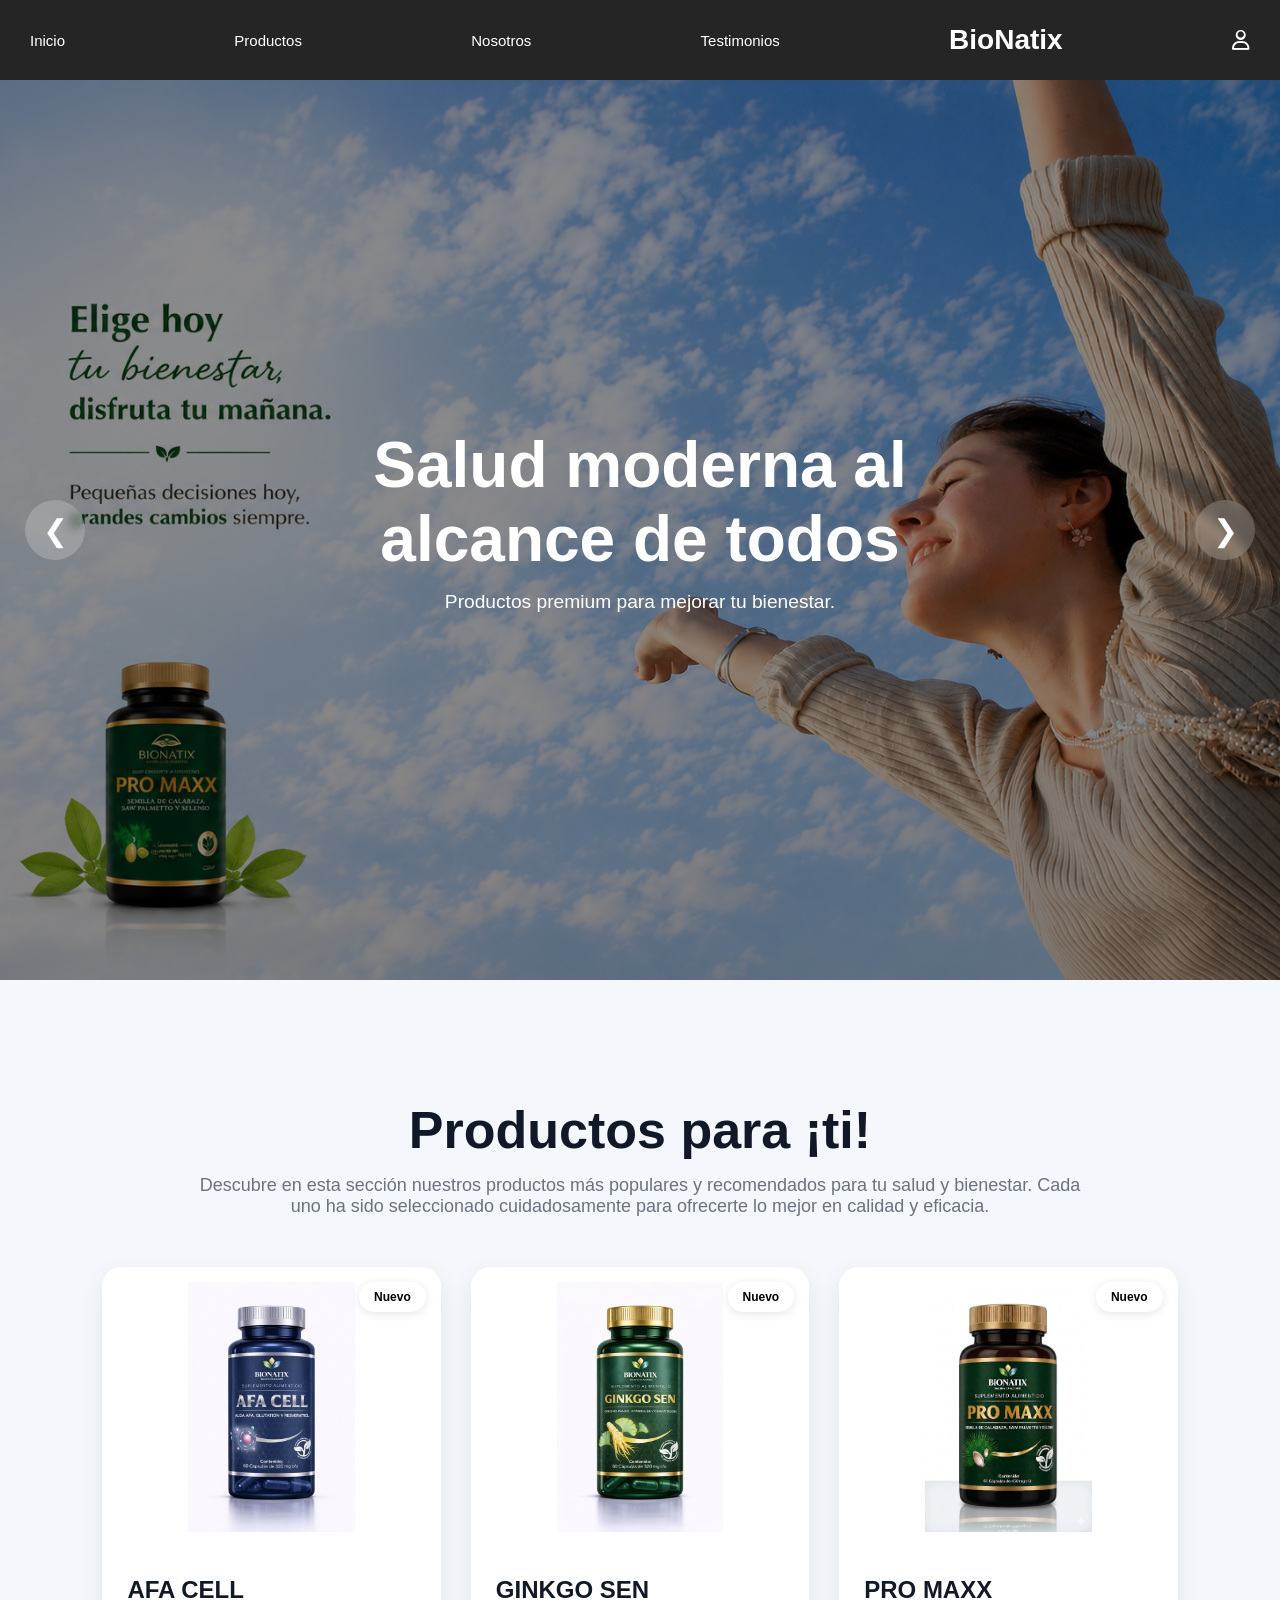
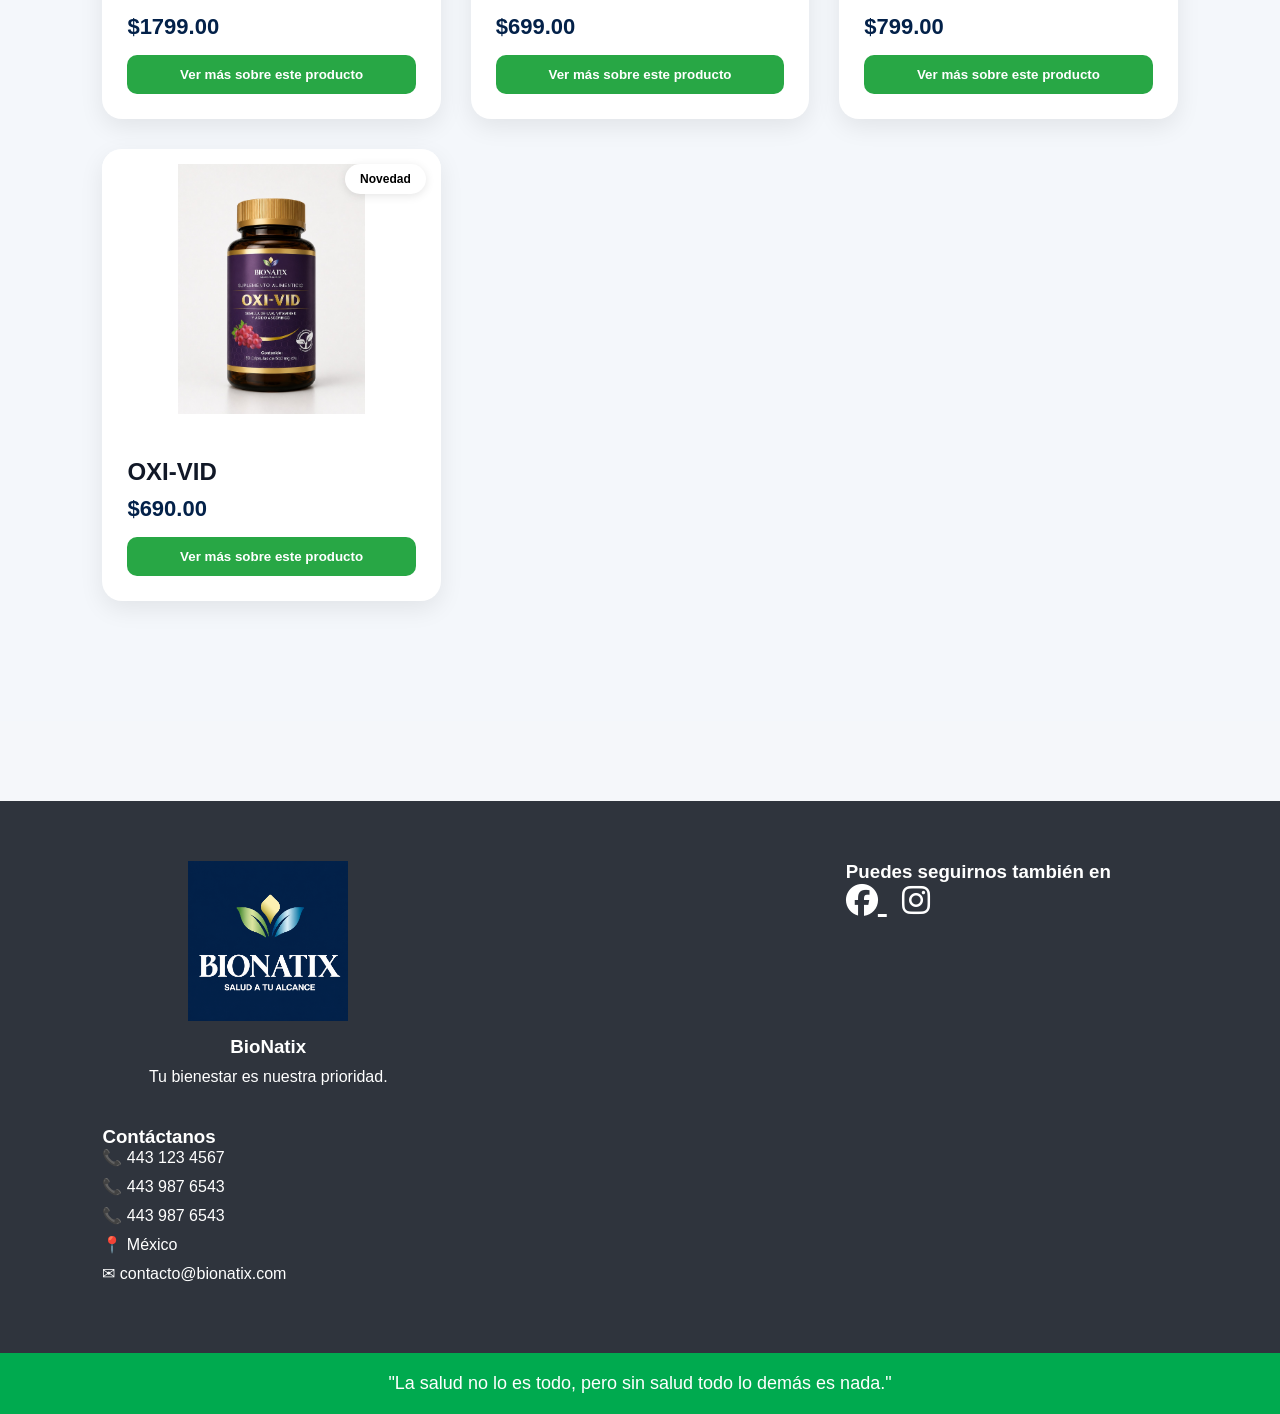
<file: index.html>
<!DOCTYPE html>
<html lang="es">
<head>
<meta name="format-detection" content="telephone=no,email=no,address=no">
  <meta charset="UTF-8">
  <meta name="viewport" content="width=device-width, initial-scale=1.0">

  <title>BioNatix</title>

  <link rel="stylesheet" href="style.css">

  <!-- ICONOS -->
  <link rel="stylesheet"
  href="https://cdnjs.cloudflare.com/ajax/libs/font-awesome/6.5.1/css/all.min.css"/>

  <!-- FUENTE -->
  <link rel="preconnect" href="https://fonts.googleapis.com">
  <link href="https://fonts.googleapis.com/css2?family=Poppins:wght@300;400;500;600;700&display=swap" rel="stylesheet">

</head>

<body>

  <!-- NAVBAR -->

  <header class="navbar">

<div class="left-nav">
            <a href="index.html">Inicio</a>
        </div>


<div class="left-nav">

          <a href="productos.html">Productos</a>
        </div>

<div class="left-nav">
            <a href="nosotros.html">Nosotros</a>
        </div>

<div class="left-nav">
            <a href="testimonios.html">Testimonios</a>  
        </div>


      <div class="center-nav">
          <h1>BioNatix</h1>
      </div>

      <div class="right-nav">
          <i class="fa-regular fa-user"></i>
      </div>

      <!-- FIN NAVBAR -->


  </header>


  <!-- HERO -->

<section class="hero">

<div class="slide active">
    <picture>
        <source media="(max-width:768px)" srcset="imgs/banner1-mobile.png">
        <img src="imgs/banner1.png" alt="Banner 1">
    </picture>
</div>

    <div class="slide">
    <picture>
        <source media="(max-width:768px)" srcset="imgs/banner2-mobile.png">
        <img src="imgs/banner2.png" alt="Banner 2">
    </picture>
</div>

<div class="slide">
    <picture>
        <source media="(max-width:768px)" srcset="imgs/banner3-mobile.png">
        <img src="imgs/banner3.png" alt="Banner 3">
    </picture>
</div>

<div class="slide">
    <picture>
        <source media="(max-width:768px)" srcset="imgs/banner4-mobile.png">
        <img src="imgs/banner4.png" alt="Banner 4">
    </picture>
</div>

<!-- BOTONES DEL SLIDER -->
<button class="slider-btn prev">&#10094;</button>
<button class="slider-btn next">&#10095;</button>

    <div class="hero-overlay"></div>

    <div class="hero-content">

        

        <h2>
            Salud moderna al alcance de todos
        </h2>

        <p>
            Productos premium para mejorar tu bienestar.
        </p>



    </div>

</section>

 <section class="products" id="productos">

    <div class="title-section">
        <h2>Productos para ¡ti!</h2>
        <p>
            Descubre en esta sección nuestros productos más populares y recomendados
            para tu salud y bienestar. Cada uno ha sido seleccionado cuidadosamente
            para ofrecerte lo mejor en calidad y eficacia.
        </p>
    </div>

    <div class="products-grid">

        <!-- PRODUCTO 1 -->
        <div class="product-card">

            <span class="badge">Nuevo</span>

            <img src="imgs/afacell.jpeg" alt="AFA CELL">

            <div class="product-info">

                <h3>AFA CELL</h3>

                <p class="price">$1799.00</p>

                <div class="botones-producto">

                    <a href="productos.html">
                        <button class="btn-comprar">
                            Ver más sobre este producto
                        </button>
                    </a>

                </div>

            </div>

        </div>

        <!-- PRODUCTO 2 -->
        <div class="product-card">

            <span class="badge">Nuevo</span>

            <img src="imgs/ginkgo sen.jpeg" alt="GINKGO SEN">

            <div class="product-info">

                <h3>GINKGO SEN</h3>

                <p class="price">$699.00</p>

                <div class="botones-producto">

                    <a href="productos.html">
                        <button class="btn-comprar">
                            Ver más sobre este producto
                        </button>
                    </a>

                </div>

            </div>

        </div>

        <!-- PRODUCTO 3 -->
        <div class="product-card">

            <span class="badge">Nuevo</span>

            <img src="imgs/pro.maxx.png" alt="PRO MAXX">

            <div class="product-info">

                <h3>PRO MAXX</h3>

                <p class="price">$799.00</p>

                <div class="botones-producto">

                    <a href="productos.html">
                        <button class="btn-comprar">
                            Ver más sobre este producto
                        </button>
                    </a>

                </div>

            </div>

        </div>

        <!-- PRODUCTO 4 -->
        <div class="product-card">

            <span class="badge">Novedad</span>

            <img src="imgs/OXI-VID.jpeg" alt="OXI-VID">

            <div class="product-info">

                <h3>OXI-VID</h3>

                <p class="price">$690.00</p>

                <div class="botones-producto">

                    <a href="productos.html">
                        <button class="btn-comprar">
                            Ver más sobre este producto
                        </button>
                    </a>

                </div>

            </div>

        </div>

    </div>

</section>

<script src="script.js"></script>



<footer class="footer">

    <div class="footer-contenedor">

        <div class="footer-logo">

            <img src="imgs/bionatixorig.png" alt="BioNatix">

            <h3>BioNatix</h3>

            <p>
                Tu bienestar es nuestra prioridad.
            </p>

        </div>

        <div class="footer-links">

        </div>

        <div class="footer-redes">

            <h3>Puedes seguirnos también en</h3>

            <a href="#">
                <i class="fa-brands fa-facebook"></i>
            </a>

            <a href="#">
                <i class="fa-brands fa-instagram"></i>
            </a>

        </div>

        <div class="footer-contacto">

            <h3>Contáctanos</h3>

            <p>📞 443 123 4567</p>

            <p>📞 443 987 6543</p>

            <p>📞 443 987 6543</p>

            <p>📍 México</p>

            <p>✉ contacto@bionatix.com</p>

        </div>

    </div>

    <div class="footer-frase">

        <p>
            "La salud no lo es todo, pero sin salud todo lo demás es nada."
        </p>

    </div>

</footer>


</body>
</html>
</file>
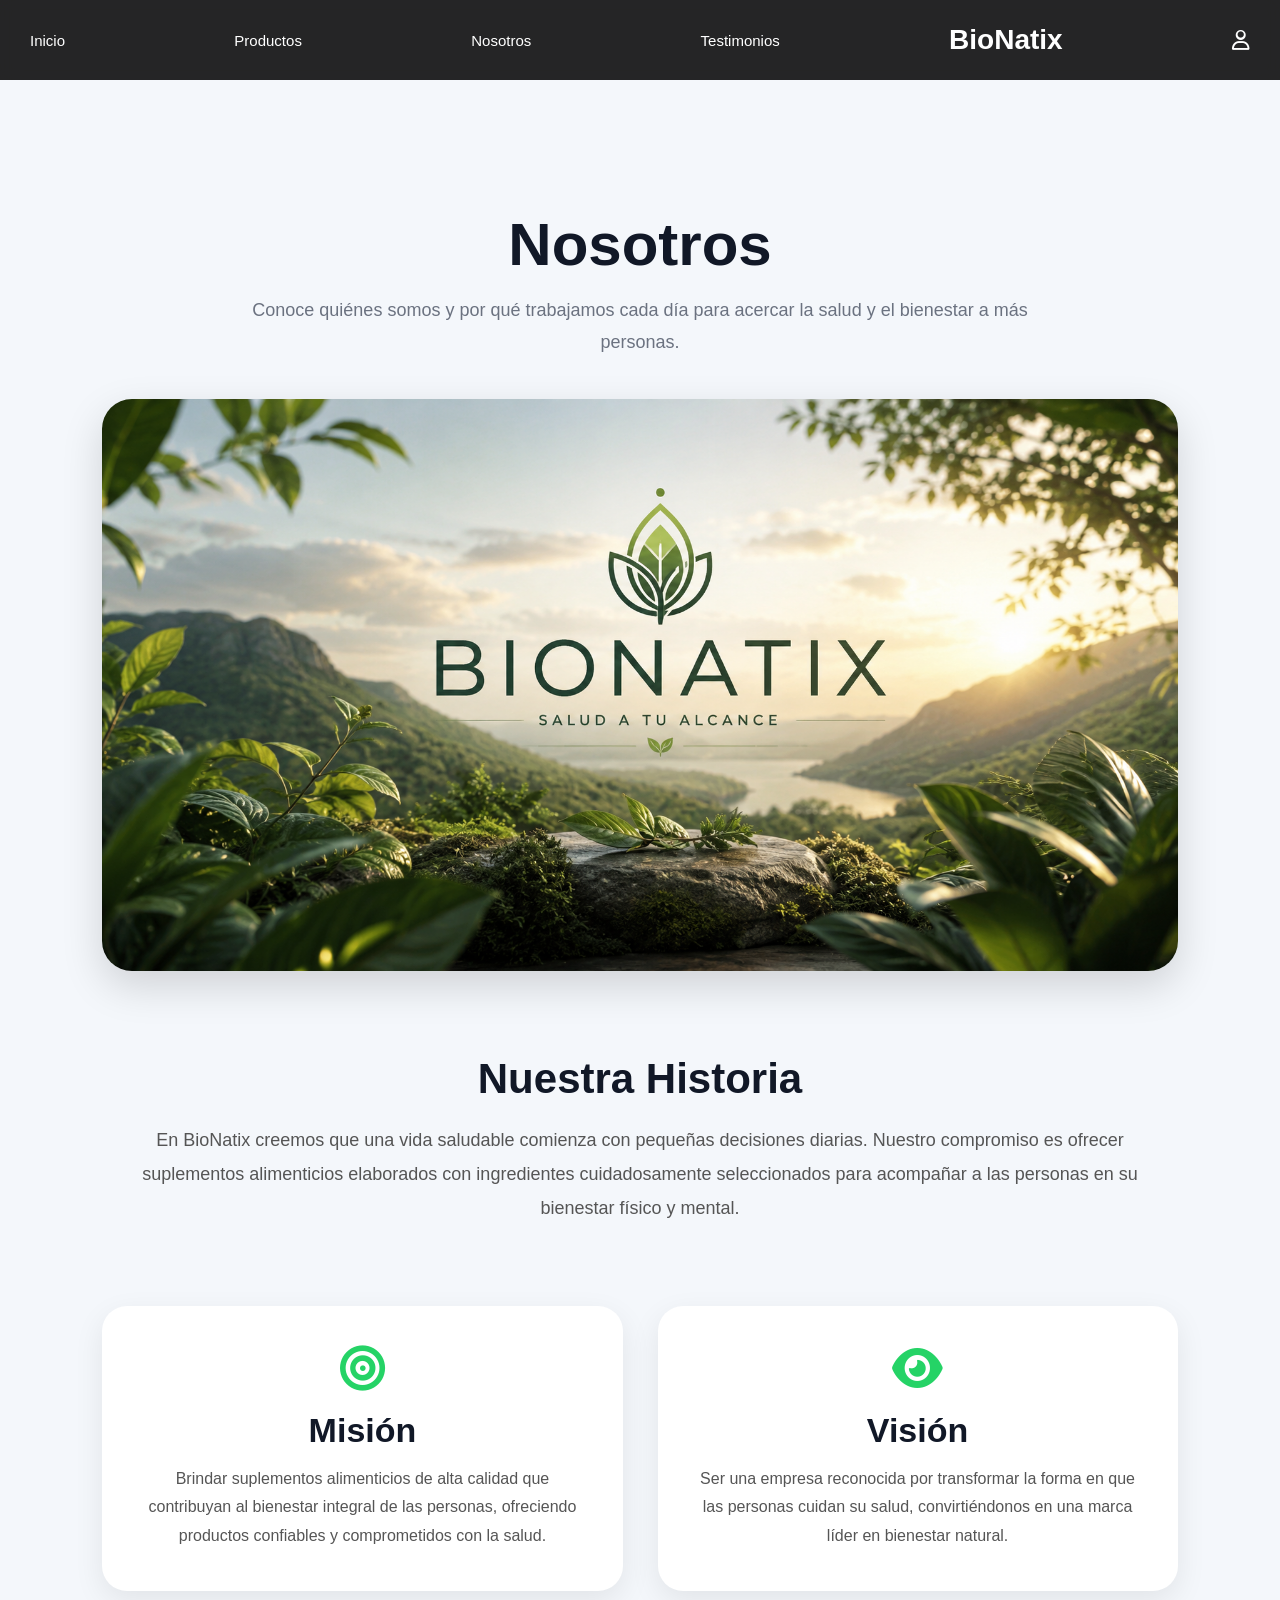
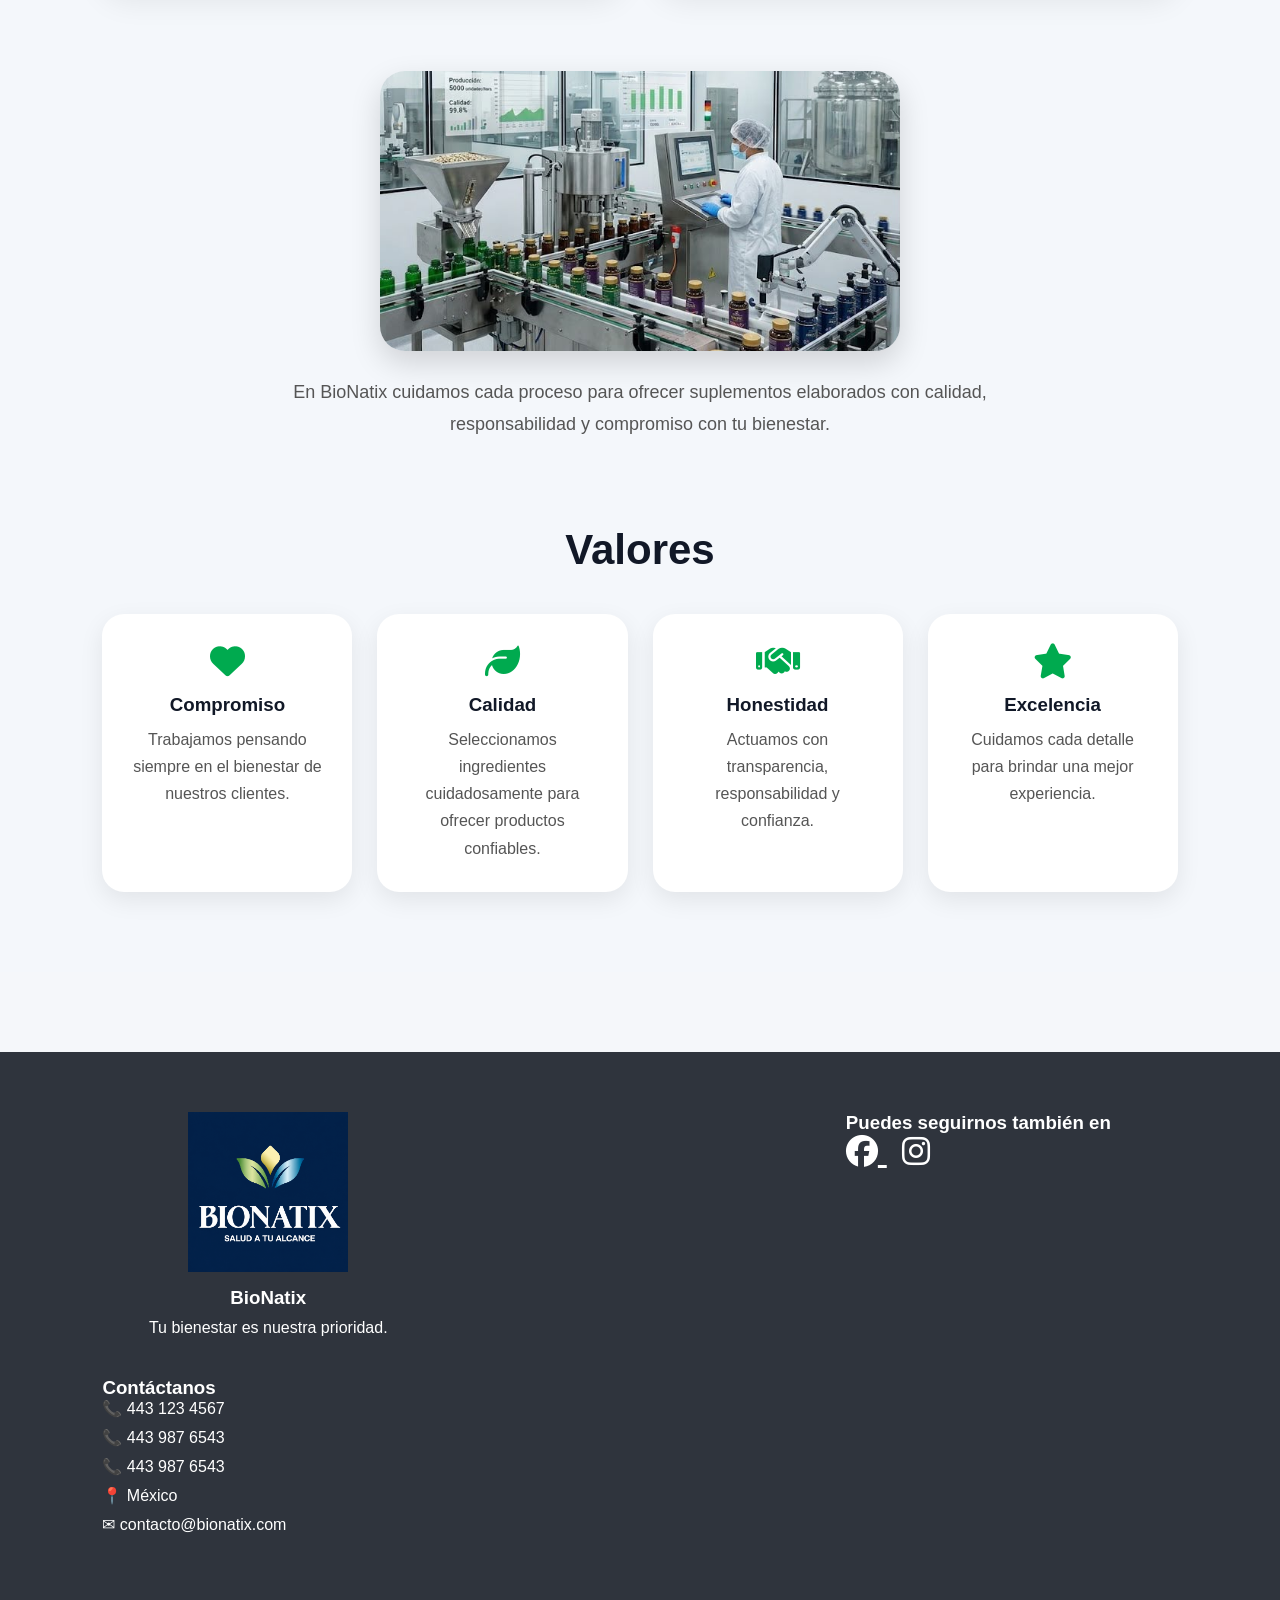
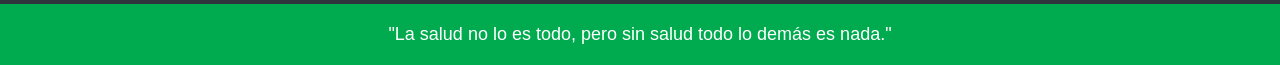
<file: nosotros.html>
<!DOCTYPE html>
<html lang="es">
<head>
    <meta name="format-detection" content="telephone=no,email=no,address=no">

  <meta charset="UTF-8">
  <meta name="viewport" content="width=device-width, initial-scale=1.0">

  <title>Nosotros - BioNatix</title>

  <link rel="stylesheet" href="style.css">

  <!-- ICONOS -->
  <link rel="stylesheet"
  href="https://cdnjs.cloudflare.com/ajax/libs/font-awesome/6.5.1/css/all.min.css"/>

  <!-- FUENTE -->
  <link rel="preconnect" href="https://fonts.googleapis.com">
  <link href="https://fonts.googleapis.com/css2?family=Poppins:wght@300;400;500;600;700&display=swap" rel="stylesheet">

</head>


  <!-- NAVBAR -->

  <header class="navbar">


<div class="left-nav">
            <a href="index.html">Inicio</a>
        </div>


<div class="left-nav">

          <a href="productos.html">Productos</a>
        </div>

<div class="left-nav">
            <a href="nosotros.html">Nosotros</a>
        </div>

<div class="left-nav">
            <a href="testimonios.html">Testimonios</a>  
        </div>


      <div class="center-nav">
          <h1>BioNatix</h1>
      </div>

      <div class="right-nav">
          <i class="fa-regular fa-user"></i>
      </div>

      <!-- FIN NAVBAR -->

</header>







<main class="nosotros-page">

    <section class="nosotros-hero">
        <h1>Nosotros</h1>
        <p>
            Conoce quiénes somos y por qué trabajamos cada día
            para acercar la salud y el bienestar a más personas.
        </p>

        <img src="imgs/bionatixnosotros.png" alt="BioNatix Nosotros">
    </section>

    <section class="historia">
        <h2>Nuestra Historia</h2>
        <p>
            En BioNatix creemos que una vida saludable comienza con pequeñas
            decisiones diarias. Nuestro compromiso es ofrecer suplementos
            alimenticios elaborados con ingredientes cuidadosamente seleccionados
            para acompañar a las personas en su bienestar físico y mental.
        </p>
    </section>

    <section class="mision-vision">

        <div class="info-card">
            <i class="fa-solid fa-bullseye"></i>
            <h2>Misión</h2>
            <p>
                Brindar suplementos alimenticios de alta calidad que contribuyan
                al bienestar integral de las personas, ofreciendo productos
                confiables y comprometidos con la salud.
            </p>
        </div>

        <div class="info-card">
            <i class="fa-solid fa-eye"></i>
            <h2>Visión</h2>
            <p>
                Ser una empresa reconocida por transformar la forma en que las
                personas cuidan su salud, convirtiéndonos en una marca líder
                en bienestar natural.
            </p>
        </div>


    </section>

    <section class="laboratorio">
    <img src="imgs/labbionatix.jpeg" alt="Laboratorio BioNatix">

    <p>
        En BioNatix cuidamos cada proceso para ofrecer suplementos elaborados
        con calidad, responsabilidad y compromiso con tu bienestar.
    </p>
</section>

    <section class="valores">
        <h2>Valores</h2>

        <div class="valores-grid">

            <div class="valor-card">
                <i class="fa-solid fa-heart"></i>
                <h3>Compromiso</h3>
                <p>Trabajamos pensando siempre en el bienestar de nuestros clientes.</p>
            </div>

            <div class="valor-card">
                <i class="fa-solid fa-leaf"></i>
                <h3>Calidad</h3>
                <p>Seleccionamos ingredientes cuidadosamente para ofrecer productos confiables.</p>
            </div>

            <div class="valor-card">
                <i class="fa-solid fa-handshake"></i>
                <h3>Honestidad</h3>
                <p>Actuamos con transparencia, responsabilidad y confianza.</p>
            </div>

            <div class="valor-card">
                <i class="fa-solid fa-star"></i>
                <h3>Excelencia</h3>
                <p>Cuidamos cada detalle para brindar una mejor experiencia.</p>
            </div>

        </div>
    </section>

</main>

</body>
</html>








<footer class="footer">

    <div class="footer-contenedor">

        <div class="footer-logo">

            <img src="imgs/bionatixorig.png" alt="BioNatix">

            <h3>BioNatix</h3>

            <p>
                Tu bienestar es nuestra prioridad.
            </p>

        </div>

        <div class="footer-links">

        </div>

        <div class="footer-redes">

            <h3>Puedes seguirnos también en</h3>

            <a href="#">
                <i class="fa-brands fa-facebook"></i>
            </a>

            <a href="#">
                <i class="fa-brands fa-instagram"></i>
            </a>

        </div>

        <div class="footer-contacto">

            <h3>Contáctanos</h3>

            <p>📞 443 123 4567</p>

            <p>📞 443 987 6543</p>

            <p>📞 443 987 6543</p>

            <p>📍 México</p>

            <p>✉ contacto@bionatix.com</p>

        </div>

    </div>

    <div class="footer-frase">

        <p>
            "La salud no lo es todo, pero sin salud todo lo demás es nada."
        </p>

    </div>

</footer>


</body>
</html>
</file>
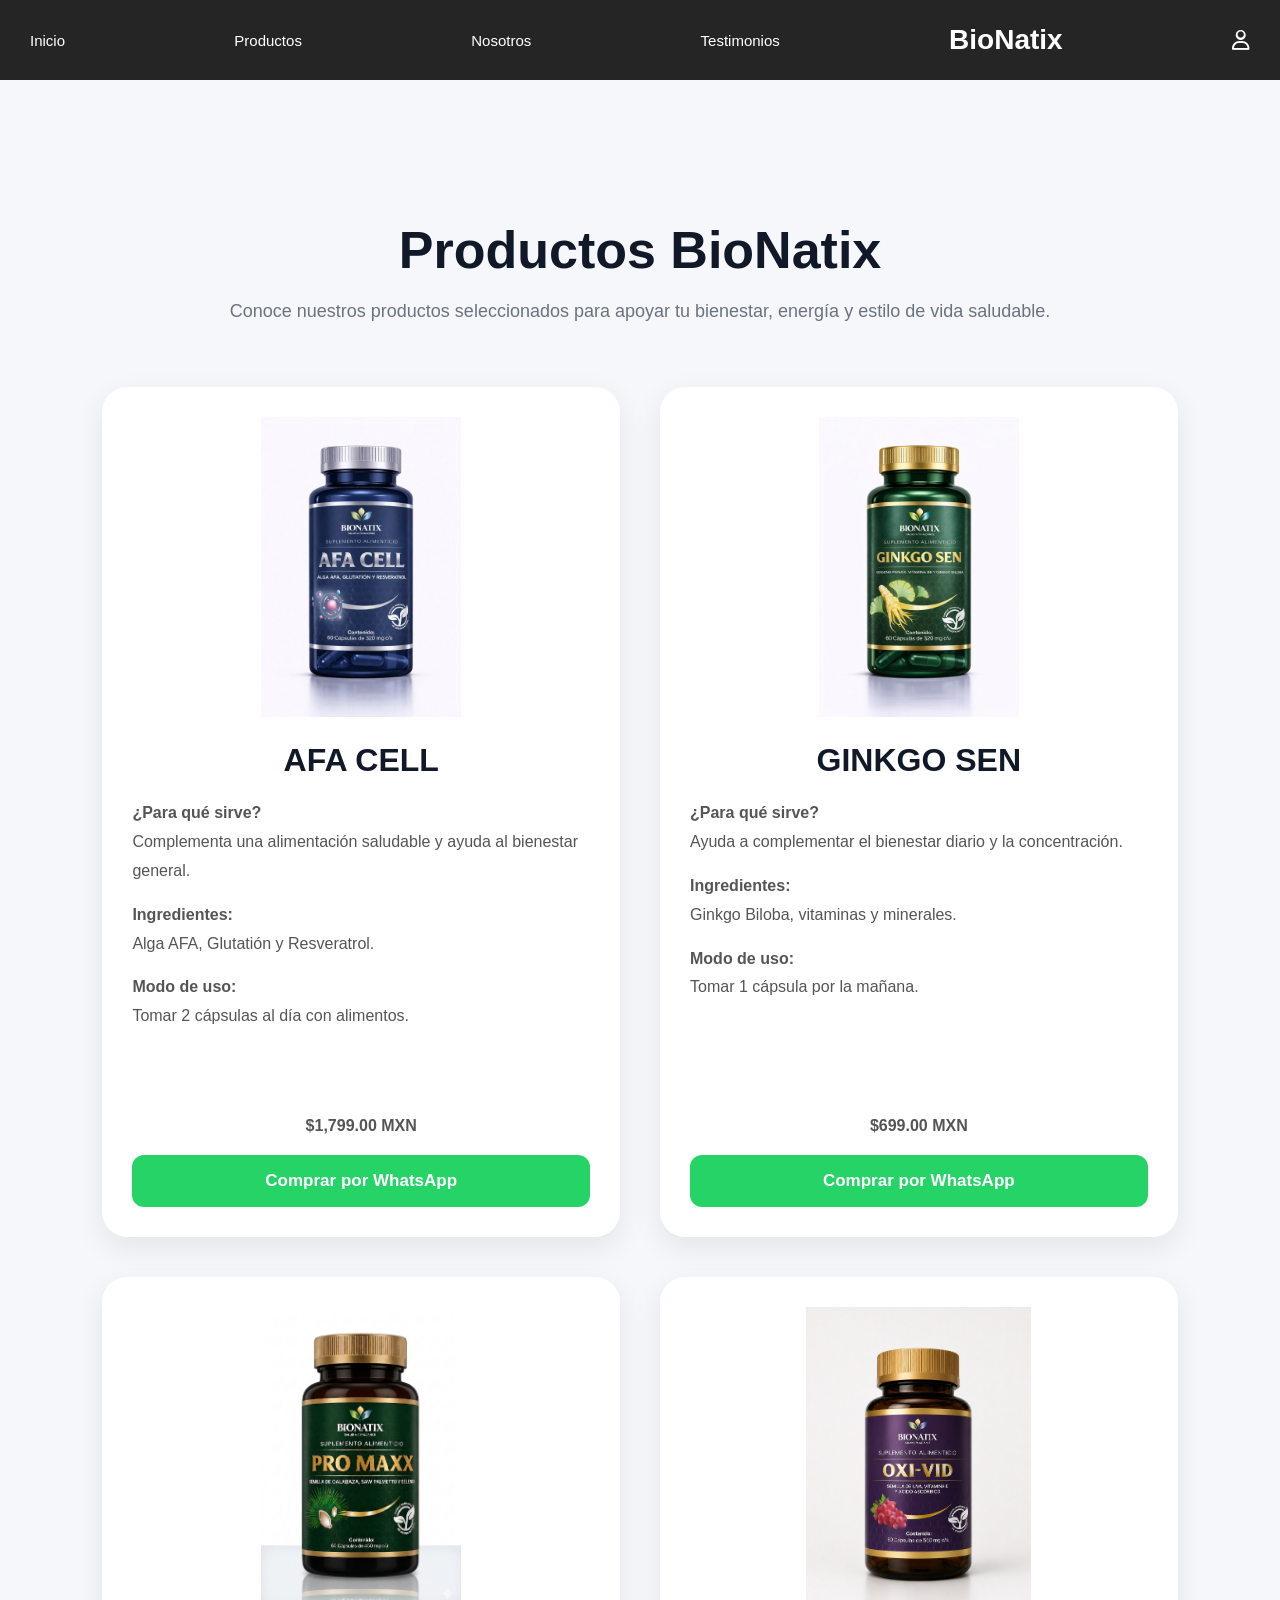
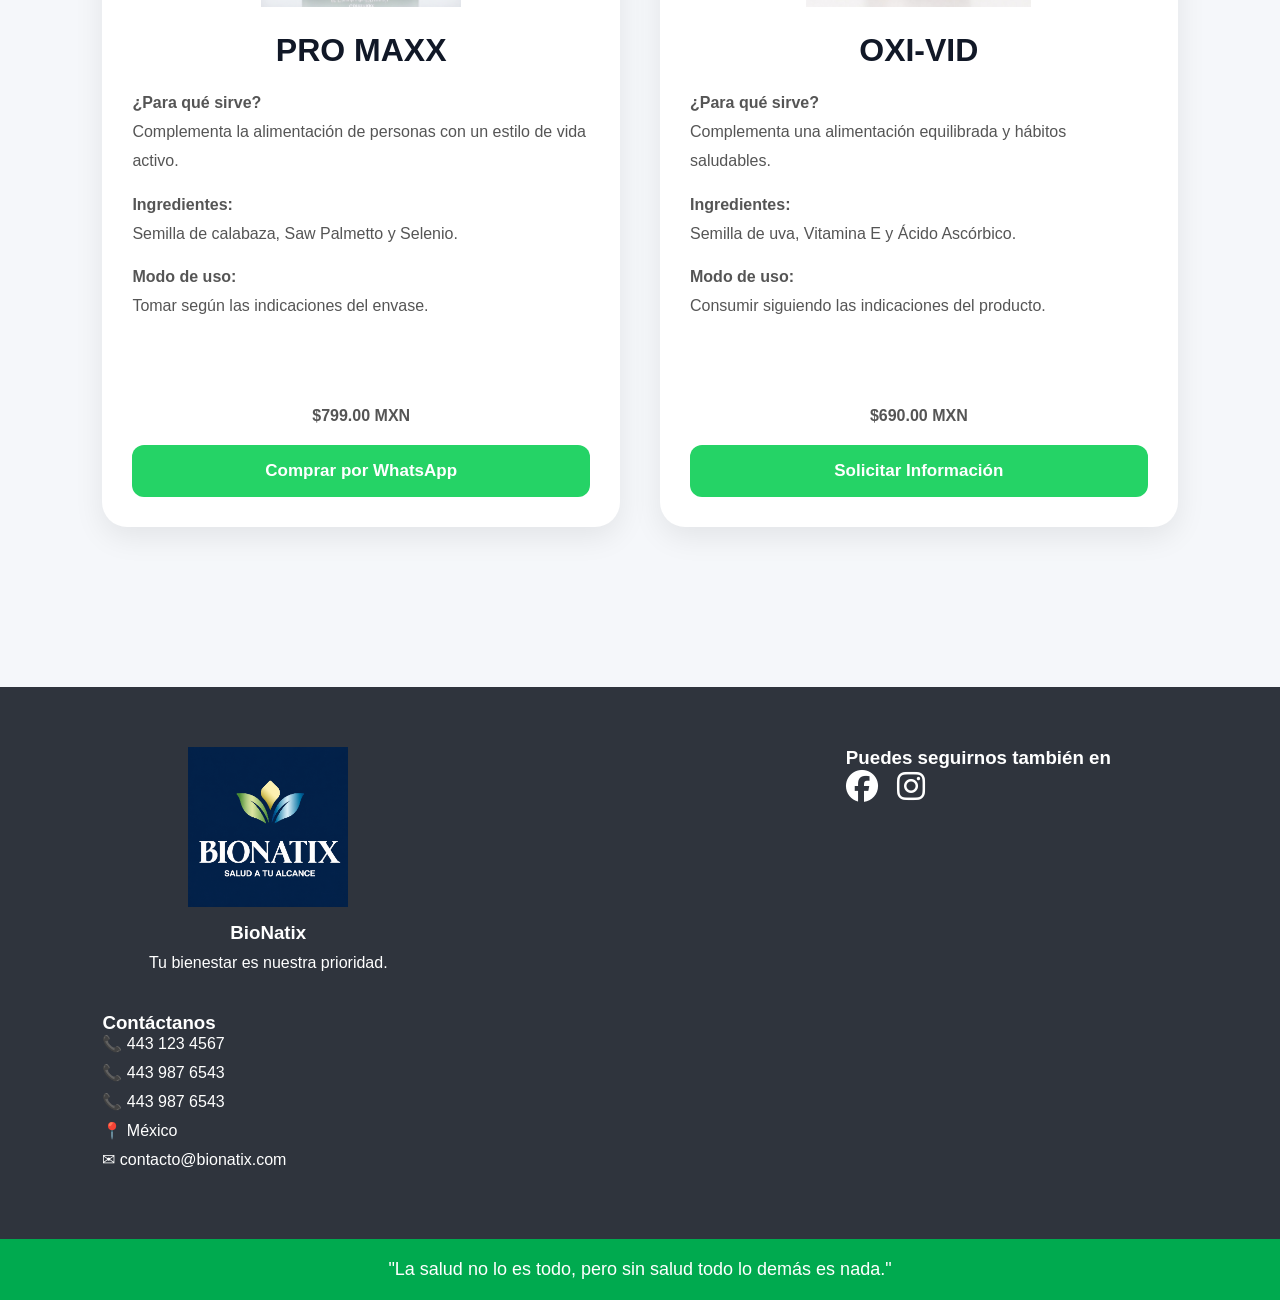
<file: productos.html>
<!DOCTYPE html>
<html lang="es">
<head>
    <meta name="format-detection" content="telephone=no,email=no,address=no">
    <meta charset="UTF-8">
    <meta name="viewport" content="width=device-width, initial-scale=1.0">
    <title>Productos - BioNatix</title>

    <link rel="stylesheet" href="style.css">

    <link rel="stylesheet"
    href="https://cdnjs.cloudflare.com/ajax/libs/font-awesome/6.5.1/css/all.min.css"/>

    <link rel="preconnect" href="https://fonts.googleapis.com">
    <link href="https://fonts.googleapis.com/css2?family=Poppins:wght@300;400;500;600;700&display=swap" rel="stylesheet">
</head>

<body>

<header class="navbar">
    <div class="left-nav"><a href="index.html">Inicio</a></div>
    <div class="left-nav"><a href="productos.html">Productos</a></div>
    <div class="left-nav"><a href="nosotros.html">Nosotros</a></div>
    <div class="left-nav"><a href="testimonios.html">Testimonios</a></div>

    <div class="center-nav">
        <h1>BioNatix</h1>
    </div>

    <div class="right-nav">
        <i class="fa-regular fa-user"></i>
    </div>
</header>

<main class="productos-page">

    <div class="productos-titulo">
        <h1>Productos BioNatix</h1>
        <p>
            Conoce nuestros productos seleccionados para apoyar tu bienestar,
            energía y estilo de vida saludable.
        </p>
    </div>

    <div class="productos-grid">

        <div class="producto-card">
            <img src="imgs/afacell.jpeg" alt="AFA CELL">

            <h2>AFA CELL</h2>

            <p><strong>¿Para qué sirve?</strong><br>
            Complementa una alimentación saludable y ayuda al bienestar general.</p>

            <p><strong>Ingredientes:</strong><br>
            Alga AFA, Glutatión y Resveratrol.</p>

            <p><strong>Modo de uso:</strong><br>
            Tomar 2 cápsulas al día con alimentos.</p>

            <p class="precio-producto">$1,799.00 MXN</p>

            <a href="https://wa.me/524433643762?text=Hola,%20me%20interesa%20AFA%20CELL" class="btn-producto">
                Comprar por WhatsApp
            </a>
        </div>

        <div class="producto-card">
            <img src="imgs/ginkgo sen.jpeg" alt="GINKGO SEN">

            <h2>GINKGO SEN</h2>

            <p><strong>¿Para qué sirve?</strong><br>
            Ayuda a complementar el bienestar diario y la concentración.</p>

            <p><strong>Ingredientes:</strong><br>
            Ginkgo Biloba, vitaminas y minerales.</p>

            <p><strong>Modo de uso:</strong><br>
            Tomar 1 cápsula por la mañana.</p>

            <p class="precio-producto">$699.00 MXN</p>

            <a href="https://wa.me/521XXXXXXXXXX?text=Hola,%20me%20interesa%20GINKGO%20SEN" class="btn-producto">
                Comprar por WhatsApp
            </a>
        </div>

        <div class="producto-card">
            <img src="imgs/pro.maxx.png" alt="PRO MAXX">

            <h2>PRO MAXX</h2>

            <p><strong>¿Para qué sirve?</strong><br>
            Complementa la alimentación de personas con un estilo de vida activo.</p>

            <p><strong>Ingredientes:</strong><br>
            Semilla de calabaza, Saw Palmetto y Selenio.</p>

            <p><strong>Modo de uso:</strong><br>
            Tomar según las indicaciones del envase.</p>

            <p class="precio-producto">$799.00 MXN</p>

            <a href="https://wa.me/521XXXXXXXXXX?text=Hola,%20me%20interesa%20PRO%20MAXX" class="btn-producto">
                Comprar por WhatsApp
            </a>
        </div>

        <div class="producto-card">
            <img src="imgs/OXI-VID.jpeg" alt="OXI-VID">

            <h2>OXI-VID</h2>

            <p><strong>¿Para qué sirve?</strong><br>
            Complementa una alimentación equilibrada y hábitos saludables.</p>

            <p><strong>Ingredientes:</strong><br>
            Semilla de uva, Vitamina E y Ácido Ascórbico.</p>

            <p><strong>Modo de uso:</strong><br>
            Consumir siguiendo las indicaciones del producto.</p>

            <p class="precio-producto">$690.00 MXN</p>

            <a href="https://wa.me/521XXXXXXXXXX?text=Hola,%20me%20interesa%20OXI-VID" class="btn-producto">
                Solicitar Información
            </a>
        </div>

    </div>

</main>

<footer class="footer">

    <div class="footer-contenedor">

        <div class="footer-logo">
            <img src="imgs/bionatixorig.png" alt="BioNatix">
            <h3>BioNatix</h3>
            <p>Tu bienestar es nuestra prioridad.</p>
        </div>

        <div class="footer-links"></div>

        <div class="footer-redes">
            <h3>Puedes seguirnos también en</h3>

            <a href="#"><i class="fa-brands fa-facebook"></i></a>
            <a href="#"><i class="fa-brands fa-instagram"></i></a>
        </div>

        <div class="footer-contacto">
            <h3>Contáctanos</h3>
            <p>📞 443 123 4567</p>
            <p>📞 443 987 6543</p>
            <p>📞 443 987 6543</p>
            <p>📍 México</p>
            <p>✉ contacto@bionatix.com</p>
        </div>

    </div>

    <div class="footer-frase">
        <p>"La salud no lo es todo, pero sin salud todo lo demás es nada."</p>
    </div>

</footer>

</body>
</html>
</file>
<file: style.css>
/* ==========================
   CONFIGURACIÓN GENERAL
========================== */

*{
    margin:0;
    padding:0;
    box-sizing:border-box;
}

html{
    scroll-behavior:smooth;
}

body{
    font-family:'Poppins',sans-serif;
    background:#f4f7fb;
    overflow-x:hidden;
}

/* ==========================
   NAVBAR
========================== */

.navbar{
    position:relative;
    top:auto;
    left:auto;
    width:100%;
    height:80px;
    background:rgba(0, 0, 0, 0.85);
    backdrop-filter:blur(10px);
    -webkit-backdrop-filter:blur(10px);
    display:flex;
    justify-content:space-between;
    align-items:center;
    padding:0 30px;
    z-index:9999;
}

.left-nav{
    display:flex;
    align-items:center;
    gap:18px;
}

.left-nav a{
    text-decoration:none;
    color:white;
    font-size:15px;
    font-weight:500;
    transition:.3s;
}

.left-nav a:hover{
    color:#4de28b;
}

.center-nav h1{
    color:white;
    font-size:28px;
    font-weight:700;
}

.right-nav{
    display:flex;
    gap:15px;
}

.right-nav i{
    color:white;
    font-size:20px;
    cursor:pointer;
    transition:.3s;
}

.right-nav i:hover{
    transform:scale(1.1);
}

.hero{
    position:relative;
    width:100%;
    height:100vh;
    overflow:hidden;
    background:#032149;
}

.slide{
    position:absolute;
    inset:0;
    width:100%;
    height:100%;
    opacity:0;
    visibility:hidden;
    transition:opacity 1s ease-in-out;
}

.slide.active{
    opacity:1;
    visibility:visible;
    z-index:2;
}

.slide img{
    width:100%;
    height:100%;
    object-fit:cover;
    object-position:center top;
    display:block;
}

/* CELULAR Y TABLET */
@media(max-width:768px){

    .hero{
        height:70vh;
        min-height:420px;
    }

    .slide img{
        object-fit:contain;
        object-position:center;
        background:#032149;
    }

    .slider-btn{
        width:42px;
        height:42px;
        font-size:22px;
    }

    .prev{
        left:10px;
    }

    .next{
        right:10px;
    }
}

/* ==========================
   BOTONES DEL SLIDER
========================== */

.slider-btn{
    position:absolute;
    top:50%;
    transform:translateY(-50%);
    width:60px;
    height:60px;
    border:none;
    border-radius:50%;
    background:rgba(255,255,255,.20);
    color:white;
    font-size:30px;
    cursor:pointer;
    z-index:5;
    transition:.3s;
    backdrop-filter:blur(5px);
}

.slider-btn:hover{
    background:rgba(255,255,255,.4);
}

.prev{
    left:25px;
}

.next{
    right:25px;
}

/* OVERLAY OSCURO */
.hero-overlay{
    position: absolute;
    inset: 0;
    background: rgba(0,0,0,.45);
    z-index: 3;
}

/* CONTENIDO DEL HERO */
.hero-content{
    position: absolute;
    top: 50%;
    left: 50%;
    transform: translate(-50%, -50%);
    z-index: 4;
    text-align: center;
    color: white;
}

.hero-content h2{
    font-size: 4rem;
    margin-bottom: 15px;
}

.hero-content p{
    font-size: 1.2rem;
    margin-bottom: 20px;
}

/* BOTÓN */
#scrollBtn{
    padding: 15px 35px;
    border: none;
    border-radius: 50px;
    cursor: pointer;
    font-size: 1rem;
}
/* ==========================
   PRODUCTOS
========================== */

.products{
    padding:120px 8%;
    background:#f4f7fb;
    position:relative;
    z-index:10;
}

.title-section{
    text-align:center;
    margin-bottom:50px;
}

.title-section h2{
    font-size:52px;
    color:#111827;
}

.title-section p{
    max-width:900px;
    margin:15px auto;
    color:#6b7280;
    font-size:18px;
}

.products-grid{
    display:grid;
    grid-template-columns:repeat(auto-fit,minmax(300px,1fr));
    gap:30px;
}

.product-card{
    background:white;
    border-radius:20px;
    overflow:hidden;
    position:relative;
    box-shadow:0 8px 25px rgba(0,0,0,.08);
    transition:.3s;
}

.product-card:hover{
    transform:translateY(-8px);
}

.product-card img{
    width:100%;
    height:280px;
    object-fit:contain;
    background:white;
    padding:15px;
}

.badge{
    position:absolute;
    top:15px;
    right:15px;
    background:white;
    padding:8px 15px;
    border-radius:20px;
    font-size:12px;
    font-weight:600;
    box-shadow:0 2px 10px rgba(0,0,0,.1);
}

.product-info{
    padding:25px;
}

.product-info h3{
    font-size:24px;
    color:#111827;
}

.price{
    margin:10px 0 15px;
    font-size:22px;
    font-weight:bold;
    color:#032149;
}


*{
    margin:0;
    padding:0;
    box-sizing:border-box;
}

body{
    font-family:Arial, Helvetica, sans-serif;
    background:#f5f7fa;
    padding:0px 0px;
}

/* CONTENEDOR */

.producto-detalle{
    max-width:1200px;
    margin:auto;

    background:#fff;
    border-radius:25px;

    display:flex;
    align-items:center;
    gap:50px;

    padding:50px;

    box-shadow:0 10px 30px rgba(0,0,0,.08);
}

/* IMAGEN */

.producto-imagen{
    flex:1;
}

.producto-imagen img{
    width:100%;
    max-width:450px;
    display:block;
    margin:auto;
}

/* TEXTO */

.producto-texto{
    flex:1;
}

.producto-texto h1{
    font-size:50px;
    color:#111827;
    margin-bottom:20px;
}

.descripcion{
    font-size:18px;
    color:#555;
    line-height:1.8;
    margin-bottom:25px;
}

.producto-texto h3{
    margin-top:20px;
    margin-bottom:10px;
    color:#111827;
}

.producto-texto ul{
    padding-left:20px;
}

.producto-texto li{
    margin-bottom:10px;
    color:#555;
}

.producto-texto p{
    color:#555;
    line-height:1.7;
}

.precio{
    margin-top:25px;
    color:#032149;
    font-size:35px;
}

/* BOTON */

.btn-whatsapp{
    margin-top:25px;

    background:#25D366;
    color:white;

    border:none;
    border-radius:12px;

    padding:15px 30px;

    font-size:18px;
    font-weight:bold;

    cursor:pointer;
    transition:.3s;
}

.btn-whatsapp:hover{
    transform:translateY(-3px);
}

/* CELULAR */

@media(max-width:768px){

    .producto-detalle{
        flex-direction:column;
        text-align:center;
        padding:30px;
    }

    .producto-texto h1{
        font-size:38px;
    }

    .precio{
        font-size:28px;
    }

    .producto-texto ul{
        text-align:left;
    }
}
/* ==========================
   BOTONES PRODUCTOS
========================== */

.botones-producto{
    display:flex;
    flex-direction:column;
    gap:10px;
}

.botones-producto a{
    text-decoration:none;
}

.btn-comprar,
.btn-info{
    width:100%;
    padding:12px;
    border:none;
    border-radius:10px;
    color:white;
    font-weight:bold;
    cursor:pointer;
    transition:.3s;
}

.btn-comprar{
    background:#28a745;
}

.btn-comprar:hover{
    background:#218838;
}

.btn-info{
    background:#007bff;
}

.btn-info:hover{
    background:#0056b3;
}

/* ==========================
   FOOTER
========================== */

.footer{
    background:#2f343d;
    color:white;
    margin-top:80px;
}

.footer-contenedor{
    display:grid;
    grid-template-columns:repeat(auto-fit,minmax(250px,1fr));
    gap:40px;
    padding:60px 8%;
}

.footer-logo{
    display:flex;
    flex-direction:column;
    align-items:center;
    text-align:center;
}

.footer-logo img{
    width:100%;
    max-width:160px;
    min-width:80px;
    height:auto;
    object-fit:contain;
    margin-bottom:15px;
}

.footer-logo h3{
    margin-bottom:10px;
}

.footer-links{
    display:flex;
    flex-direction:column;
}

.footer-links a{
    color:white;
    text-decoration:none;
    margin-bottom:10px;
    transition:.3s;
}

.footer-links a:hover{
    color:#00d26a;
}

.footer-redes a{
    color:white;
    font-size:32px;
    margin-right:15px;
    transition:.3s;
}

.footer-redes a:hover{
    color:#00d26a;
}

.footer-contacto p{
    margin-bottom:10px;
}

.footer-frase{
    text-align:center;
    background:#00aa4f;
    padding:20px;
    font-size:18px;
    font-weight:500;
}

/* ==========================
   WHATSAPP FLOTANTE
========================== */

.whatsapp{
    position:fixed;
    bottom:20px;
    left:20px;
    width:65px;
    height:65px;
    background:#25D366;
    border-radius:50%;
    display:flex;
    justify-content:center;
    align-items:center;
    color:white;
    font-size:34px;
    text-decoration:none;
    z-index:9999;
    box-shadow:0 4px 15px rgba(0,0,0,.3);
    transition:.3s;
}

.whatsapp:hover{
    transform:scale(1.1);
}

/* ==========================
   TABLETS
========================== */

@media(max-width:1024px){

    .hero-content h2{
        font-size:50px;
    }

    .title-section h2{
        font-size:42px;
    }

    .footer-logo img{
        max-width:140px;
    }

}

/* ==========================
   CELULARES
========================== */

@media(max-width:768px){

.navbar{
    padding:0 10px;
    height:70px;
    position:relative;
    top:auto;
    left:auto;
    z-index:9999;
}

    .left-nav{
        gap:8px;
    }

    .left-nav a{
        font-size:11px;
    }

    .center-nav h1{
        font-size:20px;
    }

    .right-nav i{
        font-size:16px;
    }

    .hero-content h2{
        font-size:34px;
    }

    .hero-content p{
        font-size:16px;
    }

    .products-grid{
        grid-template-columns:1fr;
    }

    .footer{
        text-align:center;
    }

    .footer-contenedor{
        grid-template-columns:1fr;
    }

    .footer-logo img{
        max-width:120px;
    }

}

/* ==========================
   CELULARES PEQUEÑOS
========================== */

@media(max-width:480px){

    .navbar{
        padding:0 5px;
    }

    .left-nav a{
        font-size:10px;
    }

    .center-nav h1{
        font-size:16px;
    }

    .footer-logo img{
        max-width:100px;
    }

}




/* iPhone y Safari */

a[x-apple-data-detectors]{
    color:inherit !important;
    text-decoration:none !important;
    font-size:inherit !important;
    font-family:inherit !important;
    font-weight:inherit !important;
}




/* ==========================
   PAGINA PRODUCTOS
========================== */

.productos-page{
    padding:140px 8% 80px;
}

.productos-titulo{
    text-align:center;
    margin-bottom:60px;
}

.productos-titulo h1{
    font-size:52px;
    color:#111827;
    margin-bottom:15px;
}

.productos-titulo p{
    max-width:850px;
    margin:auto;
    color:#6b7280;
    line-height:1.8;
    font-size:18px;
}

/* GRID */

.productos-grid{
    display:grid;
    grid-template-columns:repeat(auto-fit,minmax(420px,1fr));
    gap:40px;
}

/* TARJETA */

.producto-card{

    background:white;

    border-radius:25px;

    padding:30px;

    box-shadow:0 10px 30px rgba(0,0,0,.08);

    display:flex;
    flex-direction:column;

    transition:.3s;

    min-height:850px;
}

.producto-card:hover{
    transform:translateY(-8px);
}

/* IMAGEN */

.producto-card img{
    width:100%;
    height:300px;
    object-fit:contain;
    margin-bottom:25px;
}

/* TITULO */

.producto-card h2{
    font-size:32px;
    color:#111827;
    margin-bottom:20px;
    text-align:center;
}

/* TEXTO */

.producto-card p{
    color:#555;
    line-height:1.8;
    margin-bottom:15px;
    font-size:16px;
}

/* LISTAS */

.producto-card ul{
    margin-left:20px;
    margin-bottom:20px;
}

.producto-card li{
    margin-bottom:8px;
    color:#555;
}

/* PRECIO */

.precio-producto{

    margin-top:auto;

    text-align:center;

    font-size:32px;

    font-weight:bold;

    color:#2563eb;

    margin-bottom:20px;
}

/* BOTON */

.btn-producto{

    display:block;

    width:100%;

    text-align:center;

    background:#25D366;

    color:white;

    text-decoration:none;

    padding:16px;

    border-radius:12px;

    font-size:17px;

    font-weight:600;

    transition:.3s;
}

.btn-producto:hover{
    background:#1fb856;
}

/* ==========================
   TABLET
========================== */

@media(max-width:1024px){

    .productos-grid{
        grid-template-columns:1fr;
    }

    .producto-card{
        min-height:auto;
    }

}

/* ==========================
   CELULAR
========================== */

@media(max-width:768px){

    .productos-page{
        padding:120px 20px 60px;
    }

    .productos-titulo h1{
        font-size:36px;
    }

    .productos-titulo p{
        font-size:16px;
    }

    .producto-card{
        padding:25px;
        min-height:auto;
    }

    .producto-card img{
        height:240px;
    }

    .producto-card h2{
        font-size:26px;
    }

    .precio-producto{
        font-size:28px;
    }

}

/* ==========================
   CELULAR PEQUEÑO
========================== */

@media(max-width:480px){

    .productos-grid{
        grid-template-columns:1fr;
    }

    .producto-card{
        padding:20px;
    }

    .producto-card img{
        height:200px;
    }

    .producto-card h2{
        font-size:22px;
    }

    .precio-producto{
        font-size:24px;
    }

}



/* FInal de CSS */
/* FInal de CSS */

/* HERO RESPONSIVO */
.slide picture{
    width:100%;
    height:100%;
    display:block;
}

.slide picture img,
.slide img{
    width:100%;
    height:100%;
    display:block;
}

/* CELULAR */
@media(max-width:768px){

    .hero{
        height:70vh !important;
        min-height:420px !important;
        background:#032149 !important;
    }

    .slide picture img,
    .slide img{
        object-fit:cover !important;
        object-position:center center !important;
        background:#032149 !important;
    }
}

/* ==========================
   NOSOTROS
========================== */

.nosotros-page{
    padding:130px 8% 80px;
    background:#f4f7fb;
}

.nosotros-hero{
    text-align:center;
}

.nosotros-hero h1{
    font-size:60px;
    color:#111827;
    margin-bottom:15px;
}

.nosotros-hero p{
    max-width:850px;
    margin:0 auto 40px;
    font-size:18px;
    color:#6b7280;
    line-height:1.8;
}

.nosotros-hero img{
    width:100%;
    max-width:1300px;
    height:auto;
    border-radius:30px;
    box-shadow:0 15px 40px rgba(0,0,0,.15);
}

.historia{
    max-width:1000px;
    margin:80px auto;
    text-align:center;
}

.historia h2,
.valores h2{
    font-size:42px;
    color:#111827;
    margin-bottom:20px;
}

.historia p{
    color:#555;
    font-size:18px;
    line-height:1.9;
}

.mision-vision{
    display:grid;
    grid-template-columns:repeat(2,1fr);
    gap:35px;
    margin-bottom:80px;
}

.info-card{
    background:white;
    padding:40px;
    border-radius:25px;
    box-shadow:0 10px 30px rgba(0,0,0,.08);
    text-align:center;
}

.info-card i{
    font-size:45px;
    color:#25D366;
    margin-bottom:20px;
}

.info-card h2{
    font-size:34px;
    color:#111827;
    margin-bottom:15px;
}

.info-card p{
    color:#555;
    line-height:1.8;
}

.valores{
    text-align:center;
}

.valores-grid{
    display:grid;
    grid-template-columns:repeat(4,1fr);
    gap:25px;
    margin-top:40px;
}

.valor-card{
    background:white;
    padding:30px;
    border-radius:22px;
    box-shadow:0 8px 25px rgba(0,0,0,.08);
}

.valor-card i{
    font-size:35px;
    color:#00aa4f;
    margin-bottom:15px;
}

.valor-card h3{
    color:#111827;
    margin-bottom:10px;
}

.valor-card p{
    color:#555;
    line-height:1.7;
}

.frase-nosotros{
    margin-top:90px;
    background:#032149;
    color:white;
    text-align:center;
    padding:60px 30px;
    border-radius:30px;
}

.frase-nosotros h2{
    font-size:42px;
    margin-bottom:10px;
}

.frase-nosotros p{
    font-size:22px;
}

/* RESPONSIVE */
@media(max-width:1024px){
    .valores-grid{
        grid-template-columns:repeat(2,1fr);
    }
}

@media(max-width:768px){
    .nosotros-page{
        padding:120px 20px 60px;
    }

    .nosotros-hero h1{
        font-size:42px;
    }

    .mision-vision{
        grid-template-columns:1fr;
    }

    .valores-grid{
        grid-template-columns:1fr;
    }
}




/* ==========================
   TESTIMONIOS
========================== */

.testimonios-page{
    padding:130px 8% 80px;
    background:#f4f7fb;
}

.testimonios-hero{
    text-align:center;
    margin-bottom:70px;
}

.testimonios-hero h1{
    font-size:60px;
    color:#111827;
    margin-bottom:15px;
}

.testimonios-hero p{
    max-width:850px;
    margin:auto;
    font-size:18px;
    color:#6b7280;
    line-height:1.8;
}

.testimonio-bloque{
    max-width:1200px;
    margin:0 auto 80px;
    display:grid;
    grid-template-columns:1fr 1fr;
    gap:45px;
    align-items:center;
}

.testimonio-bloque.invertido .testimonio-texto{
    order:2;
}

.testimonio-texto{
    background:white;
    padding:45px;
    border-radius:28px;
    box-shadow:0 10px 30px rgba(0,0,0,.08);
}

.testimonio-texto span{
    color:#00aa4f;
    font-weight:700;
    letter-spacing:1px;
}

.testimonio-texto h2{
    font-size:36px;
    color:#111827;
    margin:15px 0;
}

.testimonio-texto p{
    color:#555;
    font-size:17px;
    line-height:1.8;
}

.testimonio-video video{
    width:100%;
    border-radius:28px;
    box-shadow:0 12px 35px rgba(0,0,0,.18);
    background:#032149;
}

.frases-compra{
    max-width:1200px;
    margin:90px auto 0;
    background:#032149;
    color:white;
    text-align:center;
    padding:70px 40px;
    border-radius:35px;
}

.frases-compra h2{
    font-size:46px;
    margin-bottom:15px;
}

.frases-compra > p{
    font-size:19px;
    margin-bottom:40px;
}

.frases-grid{
    display:grid;
    grid-template-columns:repeat(3,1fr);
    gap:25px;
    margin-bottom:45px;
}

.frases-grid div{
    background:rgba(255,255,255,.08);
    padding:30px;
    border-radius:22px;
}

.frases-grid i{
    font-size:38px;
    color:#4de28b;
    margin-bottom:15px;
}

.frases-grid h3{
    font-size:22px;
    margin-bottom:10px;
}

.frases-grid p{
    color:#e5e7eb;
    line-height:1.7;
}

.btn-testimonios{
    display:inline-block;
    background:#25D366;
    color:white;
    text-decoration:none;
    padding:16px 40px;
    border-radius:40px;
    font-weight:700;
    transition:.3s;
}

.btn-testimonios:hover{
    background:#1fb856;
    transform:translateY(-3px);
}

/* RESPONSIVE */
@media(max-width:900px){
    .testimonio-bloque{
        grid-template-columns:1fr;
    }

    .testimonio-bloque.invertido .testimonio-texto{
        order:0;
    }

    .frases-grid{
        grid-template-columns:1fr;
    }
}

@media(max-width:768px){
    .testimonios-page{
        padding:120px 20px 60px;
    }

    .testimonios-hero h1{
        font-size:42px;
    }

    .testimonio-texto{
        padding:30px;
    }

    .testimonio-texto h2{
        font-size:28px;
    }

    .frases-compra h2{
        font-size:34px;
    }
}









/* ==========================
   IMAGEN LABORATORIO
========================== */

.laboratorio{
    max-width:850px;
    margin:0 auto 85px;
    text-align:center;
}

.laboratorio img{
    width:100%;
    max-width:520px;
    height:280px;
    object-fit:cover;
    display:block;
    margin:0 auto 25px;
    border-radius:25px;
    box-shadow:0 12px 30px rgba(0,0,0,.15);
}

.laboratorio p{
    max-width:700px;
    margin:auto;
    color:#555;
    font-size:18px;
    line-height:1.8;
}

@media(max-width:768px){

    .laboratorio{
        margin:0 auto 60px;
    }

    .laboratorio img{
        max-width:100%;
        height:230px;
        border-radius:20px;
    }

    .laboratorio p{
        font-size:16px;
        padding:0 10px;
    }

}
</file>
